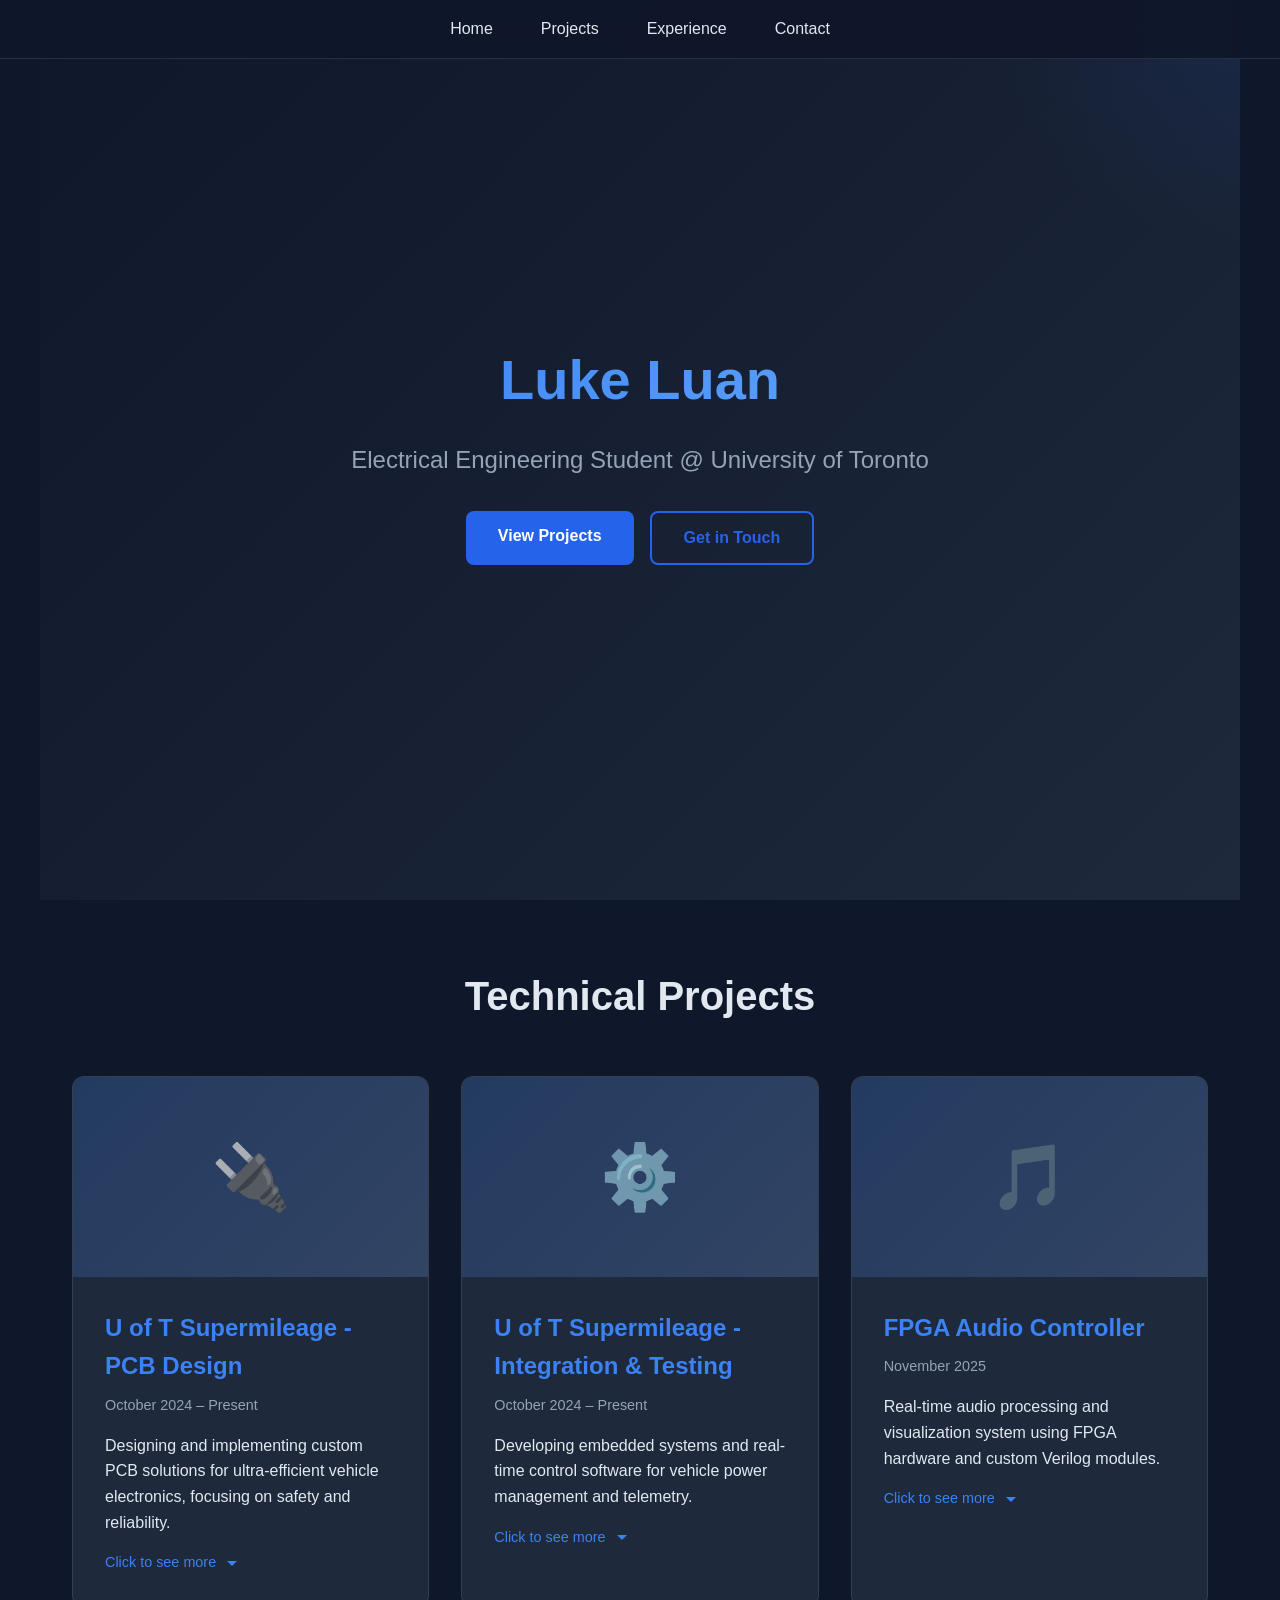
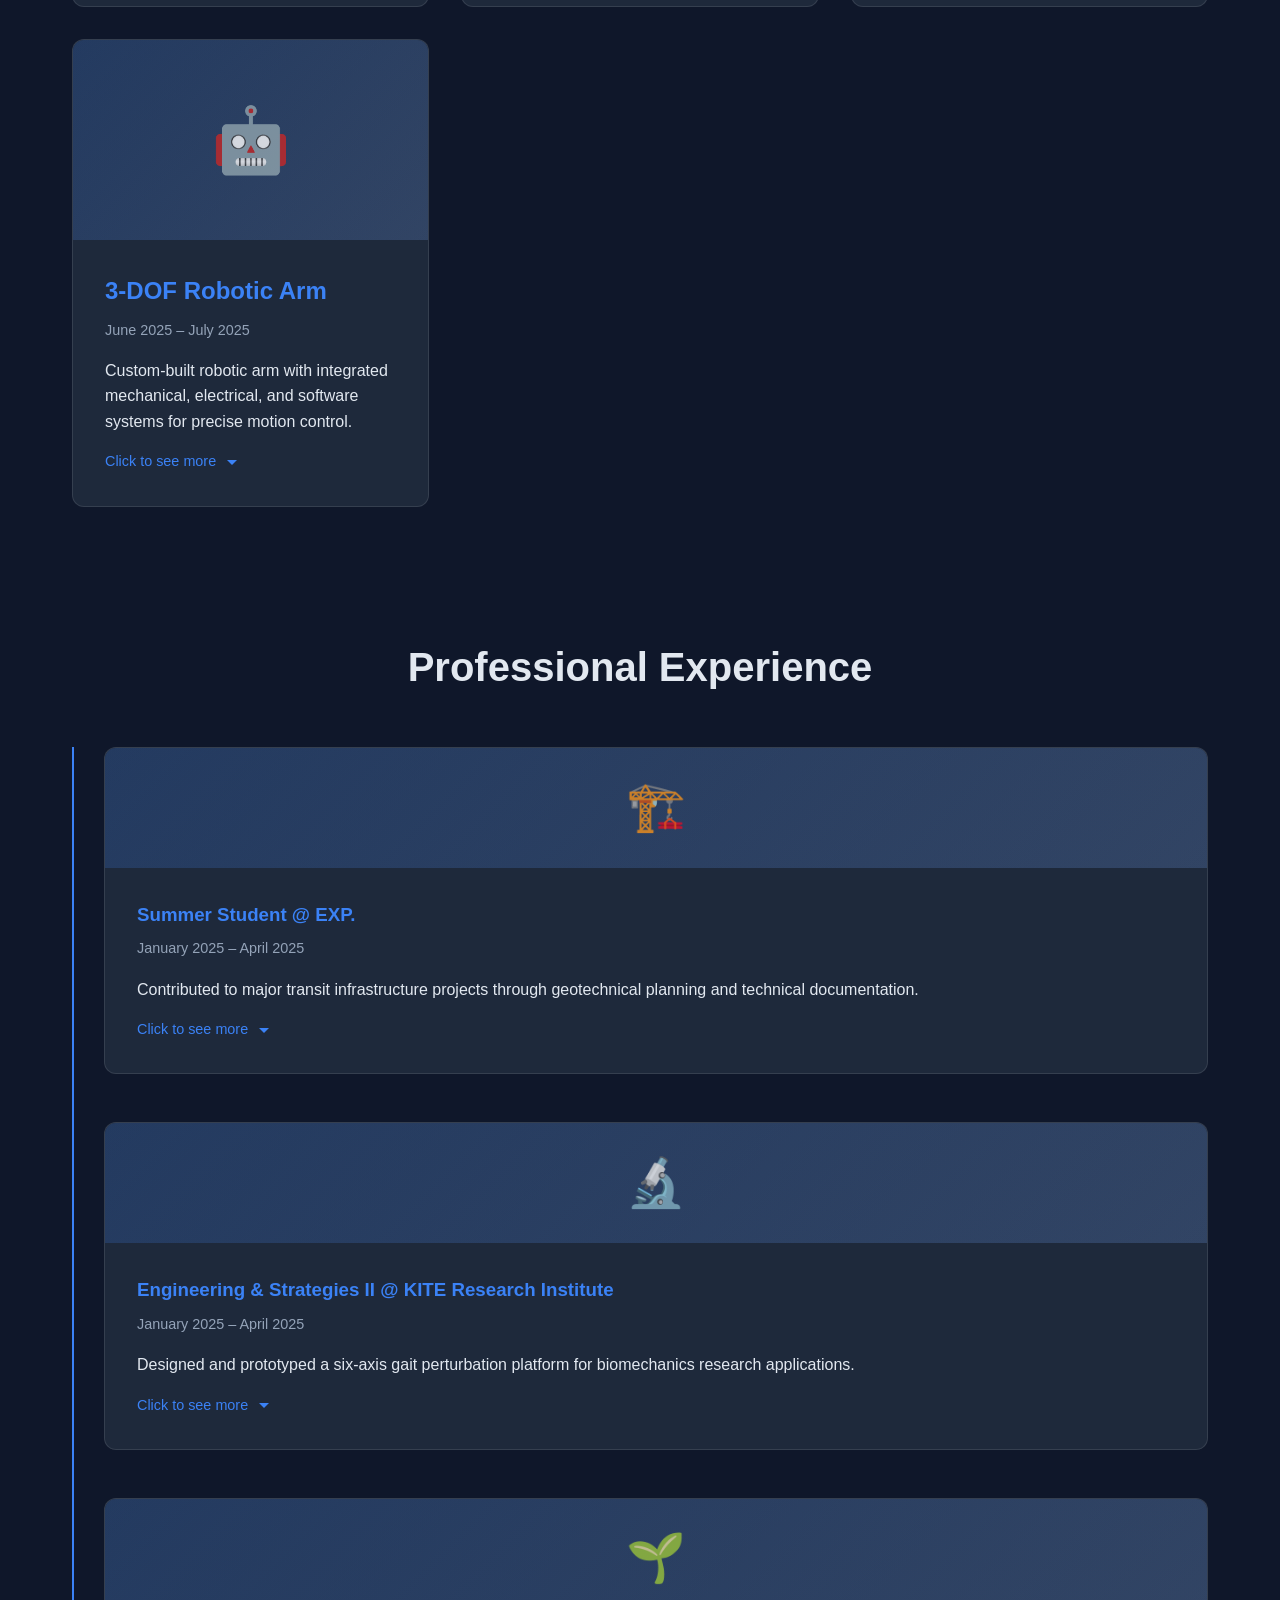
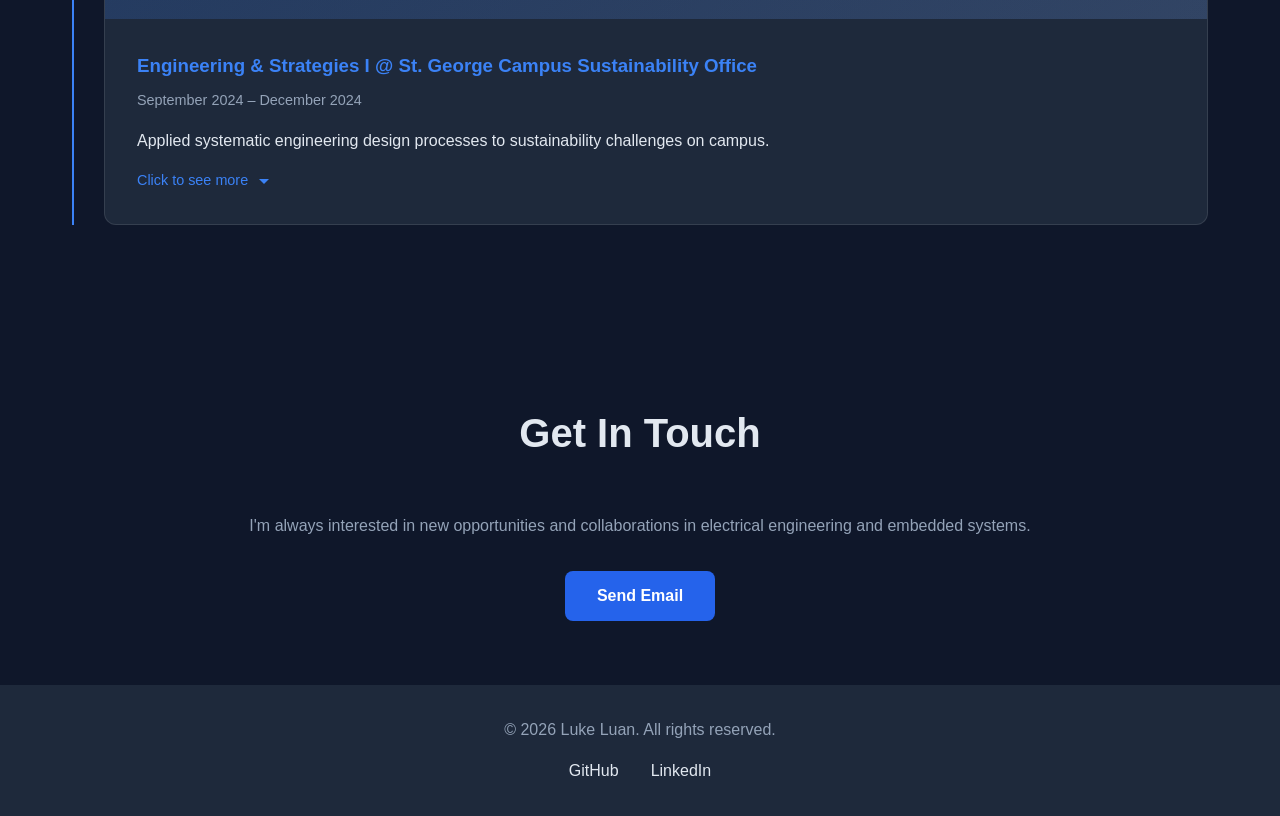
<file: index.html>
<!DOCTYPE html>
<html lang="en">
<head>
    <meta charset="UTF-8">
    <meta name="viewport" content="width=device-width, initial-scale=1.0">
    <title>Luke Luan - Engineering Portfolio</title>
    <style>
* {
    margin: 0;
    padding: 0;
    box-sizing: border-box;
}

:root {
    --primary: #2563eb;
    --primary-dark: #1e40af;
    --bg-dark: #0f172a;
    --bg-card: #1e293b;
    --text: #e2e8f0;
    --text-muted: #94a3b8;
    --accent: #3b82f6;
}

body {
    font-family: -apple-system, BlinkMacSystemFont, 'Segoe UI', Roboto, Oxygen, Ubuntu, Cantarell, sans-serif;
    background: var(--bg-dark);
    color: var(--text);
    line-height: 1.6;
}

nav {
    position: fixed;
    top: 0;
    width: 100%;
    background: rgba(15, 23, 42, 0.95);
    backdrop-filter: blur(10px);
    z-index: 1000;
    border-bottom: 1px solid rgba(255, 255, 255, 0.1);
}

nav ul {
    display: flex;
    justify-content: center;
    list-style: none;
    padding: 1rem;
    max-width: 1200px;
    margin: 0 auto;
}

nav a {
    color: var(--text);
    text-decoration: none;
    padding: 0.5rem 1.5rem;
    transition: color 0.3s;
}

nav a:hover {
    color: var(--accent);
}

.hero {
    min-height: 100vh;
    display: flex;
    align-items: center;
    justify-content: center;
    text-align: center;
    padding: 2rem;
    background: linear-gradient(135deg, #0f172a 0%, #1e293b 100%);
    position: relative;
    overflow: hidden;
}

.hero::before {
    content: '';
    position: absolute;
    width: 500px;
    height: 500px;
    background: radial-gradient(circle, rgba(37, 99, 235, 0.1) 0%, transparent 70%);
    top: -250px;
    right: -250px;
}

.hero-content {
    position: relative;
    z-index: 1;
}

h1 {
    font-size: 3.5rem;
    margin-bottom: 1rem;
    background: linear-gradient(135deg, #3b82f6 0%, #60a5fa 100%);
    -webkit-background-clip: text;
    -webkit-text-fill-color: transparent;
    background-clip: text;
}

.subtitle {
    font-size: 1.5rem;
    color: var(--text-muted);
    margin-bottom: 2rem;
}

.cta-buttons {
    display: flex;
    gap: 1rem;
    justify-content: center;
    flex-wrap: wrap;
}

.btn {
    padding: 0.75rem 2rem;
    border-radius: 8px;
    text-decoration: none;
    font-weight: 600;
    transition: all 0.3s;
    display: inline-block;
}

.btn-primary {
    background: var(--primary);
    color: white;
}

.btn-primary:hover {
    background: var(--primary-dark);
    transform: translateY(-2px);
    box-shadow: 0 10px 20px rgba(37, 99, 235, 0.3);
}

.btn-secondary {
    border: 2px solid var(--primary);
    color: var(--primary);
}

.btn-secondary:hover {
    background: var(--primary);
    color: white;
    transform: translateY(-2px);
}

section {
    max-width: 1200px;
    margin: 0 auto;
    padding: 4rem 2rem;
}

h2 {
    font-size: 2.5rem;
    margin-bottom: 3rem;
    text-align: center;
}

.projects-grid {
    display: grid;
    grid-template-columns: repeat(auto-fit, minmax(350px, 1fr));
    gap: 2rem;
}

.project-card {
    background: var(--bg-card);
    border-radius: 12px;
    overflow: hidden;
    transition: transform 0.3s, box-shadow 0.3s;
    border: 1px solid rgba(255, 255, 255, 0.1);
    cursor: pointer;
}

.project-card:hover {
    transform: translateY(-5px);
    box-shadow: 0 20px 40px rgba(0, 0, 0, 0.3);
    border-color: var(--accent);
}

.project-header {
    position: relative;
    height: 200px;
    background: linear-gradient(135deg, #1e293b 0%, #334155 100%);
    overflow: hidden;
}

.project-header::before {
    content: '';
    position: absolute;
    inset: 0;
    background: linear-gradient(135deg, rgba(59, 130, 246, 0.2) 0%, rgba(37, 99, 235, 0.1) 100%);
}

.project-header-content {
    position: relative;
    z-index: 1;
    height: 100%;
    display: flex;
    align-items: center;
    justify-content: center;
    padding: 2rem;
}

.project-icon {
    font-size: 4rem;
    opacity: 0.8;
}

.project-content {
    padding: 2rem;
}

.project-title {
    color: var(--accent);
    margin-bottom: 0.5rem;
    font-size: 1.5rem;
}

.project-date {
    color: var(--text-muted);
    font-size: 0.9rem;
    margin-bottom: 1rem;
}

.project-summary {
    color: var(--text);
    margin-bottom: 1rem;
    line-height: 1.6;
}

.expand-indicator {
    color: var(--accent);
    font-size: 0.9rem;
    display: flex;
    align-items: center;
    gap: 0.5rem;
    margin-top: 1rem;
}

.expand-indicator svg {
    transition: transform 0.3s;
}

.project-card.expanded .expand-indicator svg {
    transform: rotate(180deg);
}

.project-details {
    max-height: 0;
    overflow: hidden;
    transition: max-height 0.5s ease;
}

.project-card.expanded .project-details {
    max-height: 2000px;
}

.project-details-content {
    padding-top: 1rem;
    border-top: 1px solid rgba(255, 255, 255, 0.1);
}

.project-details ul {
    list-style: none;
    margin: 1rem 0;
}

.project-details li {
    padding-left: 1.5rem;
    margin-bottom: 0.75rem;
    position: relative;
}

.project-details li::before {
    content: '▹';
    position: absolute;
    left: 0;
    color: var(--accent);
}

.project-images {
    display: grid;
    grid-template-columns: repeat(auto-fit, minmax(200px, 1fr));
    gap: 1rem;
    margin-top: 1.5rem;
}

.project-image {
    width: 100%;
    height: 150px;
    background: #334155;
    border-radius: 8px;
    display: flex;
    align-items: center;
    justify-content: center;
    color: var(--text-muted);
    font-size: 0.9rem;
}

.experience-timeline {
    position: relative;
    padding-left: 2rem;
}

.experience-timeline::before {
    content: '';
    position: absolute;
    left: 0;
    top: 0;
    bottom: 0;
    width: 2px;
    background: var(--accent);
}

.experience-item {
    margin-bottom: 3rem;
    position: relative;
    background: var(--bg-card);
    padding: 0;
    border-radius: 12px;
    border: 1px solid rgba(255, 255, 255, 0.1);
    overflow: hidden;
    cursor: pointer;
    transition: transform 0.3s, box-shadow 0.3s;
}

.experience-item .project-details {
    max-height: 0;
    overflow: hidden;
    transition: max-height 0.5s ease;
}

.experience-item.expanded .project-details {
    max-height: 2000px;
}

.experience-item:hover {
    transform: translateY(-5px);
    box-shadow: 0 20px 40px rgba(0, 0, 0, 0.3);
    border-color: var(--accent);
}

.experience-header {
    position: relative;
    height: 120px;
    background: linear-gradient(135deg, #1e293b 0%, #334155 100%);
    overflow: hidden;
}

.experience-header::before {
    content: '';
    position: absolute;
    inset: 0;
    background: linear-gradient(135deg, rgba(59, 130, 246, 0.2) 0%, rgba(37, 99, 235, 0.1) 100%);
}

.experience-icon {
    position: relative;
    z-index: 1;
    height: 100%;
    display: flex;
    align-items: center;
    justify-content: center;
    font-size: 3rem;
    opacity: 0.8;
}

.experience-content {
    padding: 2rem;
}

.experience-item.expanded .expand-indicator svg {
    transform: rotate(180deg);
}

.experience-item::before {
    content: '';
    position: absolute;
    left: -2.5rem;
    top: 4rem;
    width: 12px;
    height: 12px;
    border-radius: 50%;
    background: var(--accent);
    border: 3px solid var(--bg-dark);
}

.experience-item h3 {
    color: var(--accent);
    margin-bottom: 0.5rem;
}

footer {
    text-align: center;
    padding: 2rem;
    background: var(--bg-card);
    color: var(--text-muted);
}

.social-links {
    display: flex;
    justify-content: center;
    gap: 2rem;
    margin-top: 1rem;
}

.social-links a {
    color: var(--text);
    text-decoration: none;
    transition: color 0.3s;
}

.social-links a:hover {
    color: var(--accent);
}

@media (max-width: 768px) {
    h1 {
        font-size: 2.5rem;
    }

    .subtitle {
        font-size: 1.2rem;
    }

    .projects-grid {
        grid-template-columns: 1fr;
    }
}
    </style>
</head>
<body>
    <nav>
        <ul>
            <li><a href="#home">Home</a></li>
            <li><a href="#projects">Projects</a></li>
            <li><a href="#experience">Experience</a></li>
            <li><a href="#contact">Contact</a></li>
        </ul>
    </nav>

    <section id="home" class="hero">
        <div class="hero-content">
            <h1>Luke Luan</h1>
            <p class="subtitle">Electrical Engineering Student @ University of Toronto</p>
            <div class="cta-buttons">
                <a href="#projects" class="btn btn-primary">View Projects</a>
                <a href="#contact" class="btn btn-secondary">Get in Touch</a>
            </div>
        </div>
    </section>

    <section id="projects">
        <h2>Technical Projects</h2>
        <div class="projects-grid">
            
            <div class="project-card" onclick="toggleProject(this)">
                <div class="project-header">
                    <div class="project-header-content">
                        <div class="project-icon">🔌</div>
                    </div>
                </div>
                <div class="project-content">
                    <h3 class="project-title">U of T Supermileage - PCB Design</h3>
                    <p class="project-date">October 2024 – Present</p>
                    <p class="project-summary">Designing and implementing custom PCB solutions for ultra-efficient vehicle electronics, focusing on safety and reliability.</p>
                    <div class="expand-indicator">
                        <span>Click to see more</span>
                        <svg width="16" height="16" viewBox="0 0 16 16" fill="currentColor">
                            <path d="M8 11L3 6h10l-5 5z"/>
                        </svg>
                    </div>
                    <div class="project-details">
                        <div class="project-details-content">
                            <ul>
                                <li>Created modular PCB designs using Altium with clear subsystem separation</li>
                                <li>Redesigned H₂ safety sensor PCB for improved signal reliability and fault detection</li>
                                <li>Soldered surface-mount and through-hole components for reliable circuit performance</li>
                                <li>Designed protective PCB housings in SolidWorks for vehicle chassis integration</li>
                            </ul>
                            <div class="project-images">
                                <div class="project-image">PCB Layout</div>
                                <div class="project-image">Safety Sensor</div>
                                <div class="project-image">Housing Design</div>
                            </div>
                        </div>
                    </div>
                </div>
            </div>

            <div class="project-card" onclick="toggleProject(this)">
                <div class="project-header">
                    <div class="project-header-content">
                        <div class="project-icon">⚙️</div>
                    </div>
                </div>
                <div class="project-content">
                    <h3 class="project-title">U of T Supermileage - Integration & Testing</h3>
                    <p class="project-date">October 2024 – Present</p>
                    <p class="project-summary">Developing embedded systems and real-time control software for vehicle power management and telemetry.</p>
                    <div class="expand-indicator">
                        <span>Click to see more</span>
                        <svg width="16" height="16" viewBox="0 0 16 16" fill="currentColor">
                            <path d="M8 11L3 6h10l-5 5z"/>
                        </svg>
                    </div>
                    <div class="project-details">
                        <div class="project-details-content">
                            <ul>
                                <li>Integrated replica Eco-Marathon joulemeter PCB for power usage measurement</li>
                                <li>Developed C++ modules for vehicle lighting system control</li>
                                <li>Redesigning CANbus communication for enhanced reliability and real-time control</li>
                                <li>Implementing RTOS systems for coordinated sensor and telemetry management</li>
                                <li>Optimizing front controller iteration #2 for maximum power efficiency</li>
                            </ul>
                            <div class="project-images">
                                <div class="project-image">Joulemeter</div>
                                <div class="project-image">CANbus System</div>
                                <div class="project-image">Controller Board</div>
                            </div>
                        </div>
                    </div>
                </div>
            </div>

            <div class="project-card" onclick="toggleProject(this)">
                <div class="project-header">
                    <div class="project-header-content">
                        <div class="project-icon">🎵</div>
                    </div>
                </div>
                <div class="project-content">
                    <h3 class="project-title">FPGA Audio Controller</h3>
                    <p class="project-date">November 2025</p>
                    <p class="project-summary">Real-time audio processing and visualization system using FPGA hardware and custom Verilog modules.</p>
                    <div class="expand-indicator">
                        <span>Click to see more</span>
                        <svg width="16" height="16" viewBox="0 0 16 16" fill="currentColor">
                            <path d="M8 11L3 6h10l-5 5z"/>
                        </svg>
                    </div>
                    <div class="project-details">
                        <div class="project-details-content">
                            <ul>
                                <li>Built real-time audio distortion module on DE1-SoC FPGA with nonlinear techniques</li>
                                <li>Designed FSM-driven VGA controller for real-time distortion visualization</li>
                                <li>Implemented bit-shifting amplitude control for varying distortion levels</li>
                                <li>Created ModelSim testbenches to validate distortion behavior</li>
                            </ul>
                            <div class="project-images">
                                <div class="project-image">FPGA Board</div>
                                <div class="project-image">VGA Display</div>
                                <div class="project-image">Waveform Analysis</div>
                            </div>
                        </div>
                    </div>
                </div>
            </div>

            <div class="project-card" onclick="toggleProject(this)">
                <div class="project-header">
                    <div class="project-header-content">
                        <div class="project-icon">🤖</div>
                    </div>
                </div>
                <div class="project-content">
                    <h3 class="project-title">3-DOF Robotic Arm</h3>
                    <p class="project-date">June 2025 – July 2025</p>
                    <p class="project-summary">Custom-built robotic arm with integrated mechanical, electrical, and software systems for precise motion control.</p>
                    <div class="expand-indicator">
                        <span>Click to see more</span>
                        <svg width="16" height="16" viewBox="0 0 16 16" fill="currentColor">
                            <path d="M8 11L3 6h10l-5 5z"/>
                        </svg>
                    </div>
                    <div class="project-details">
                        <div class="project-details-content">
                            <ul>
                                <li>Designed 3-DOF robotic arm with claw integrating mechanical, electrical, and software systems</li>
                                <li>Developed 3D printable components using SolidWorks</li>
                                <li>Implemented FreeRTOS-based task scheduling at 20 ms intervals</li>
                                <li>Applied inverse kinematics for smooth multi-axis motion control</li>
                                <li>Created real-time serial communication with Python GUI</li>
                            </ul>
                            <div class="project-images">
                                <div class="project-image">Robotic Arm</div>
                                <div class="project-image">CAD Model</div>
                                <div class="project-image">Control GUI</div>
                            </div>
                        </div>
                    </div>
                </div>
            </div>

        </div>
    </section>

    <section id="experience">
        <h2>Professional Experience</h2>
        <div class="experience-timeline">
            <div class="experience-item" onclick="toggleExperience(this)">
                <div class="experience-header">
                    <div class="experience-icon">🏗️</div>
                </div>
                <div class="experience-content">
                    <h3>Summer Student @ EXP.</h3>
                    <p class="project-date">January 2025 – April 2025</p>
                    <p class="project-summary">Contributed to major transit infrastructure projects through geotechnical planning and technical documentation.</p>
                    <div class="expand-indicator">
                        <span>Click to see more</span>
                        <svg width="16" height="16" viewBox="0 0 16 16" fill="currentColor">
                            <path d="M8 11L3 6h10l-5 5z"/>
                        </svg>
                    </div>
                    <div class="project-details">
                        <div class="project-details-content">
                            <ul>
                                <li>Delivered geotechnical site plans in AutoCAD and Civil 3D for major transit projects</li>
                                <li>Collaborated on Yonge North Subway Extension drawing packages with 2,000+ instrumentation points</li>
                                <li>Managed large datasets and produced client-ready reports using Excel, Word, PowerPoint, and BlueBeam Revu</li>
                            </ul>
                            <div class="project-images">
                                <div class="project-image">Site Plans</div>
                                <div class="project-image">AutoCAD Work</div>
                                <div class="project-image">Technical Reports</div>
                            </div>
                        </div>
                    </div>
                </div>
            </div>

            <div class="experience-item" onclick="toggleExperience(this)">
                <div class="experience-header">
                    <div class="experience-icon">🔬</div>
                </div>
                <div class="experience-content">
                    <h3>Engineering & Strategies II @ KITE Research Institute</h3>
                    <p class="project-date">January 2025 – April 2025</p>
                    <p class="project-summary">Designed and prototyped a six-axis gait perturbation platform for biomechanics research applications.</p>
                    <div class="expand-indicator">
                        <span>Click to see more</span>
                        <svg width="16" height="16" viewBox="0 0 16 16" fill="currentColor">
                            <path d="M8 11L3 6h10l-5 5z"/>
                        </svg>
                    </div>
                    <div class="project-details">
                        <div class="project-details-content">
                            <ul>
                                <li>Designed six-axis actuated gait perturbation platform (1200 N load, 500 mm/s speed)</li>
                                <li>Developed control schematics and software flow diagrams for actuator logic</li>
                                <li>Conducted actuator selection and cost analysis for technical and economic feasibility</li>
                                <li>Created scaled physical prototype demonstrating platform capabilities</li>
                            </ul>
                            <div class="project-images">
                                <div class="project-image">Platform Design</div>
                                <div class="project-image">Control System</div>
                                <div class="project-image">Prototype</div>
                            </div>
                        </div>
                    </div>
                </div>
            </div>

            <div class="experience-item" onclick="toggleExperience(this)">
                <div class="experience-header">
                    <div class="experience-icon">🌱</div>
                </div>
                <div class="experience-content">
                    <h3>Engineering & Strategies I @ St. George Campus Sustainability Office</h3>
                    <p class="project-date">September 2024 – December 2024</p>
                    <p class="project-summary">Applied systematic engineering design processes to sustainability challenges on campus.</p>
                    <div class="expand-indicator">
                        <span>Click to see more</span>
                        <svg width="16" height="16" viewBox="0 0 16 16" fill="currentColor">
                            <path d="M8 11L3 6h10l-5 5z"/>
                        </svg>
                    </div>
                    <div class="project-details">
                        <div class="project-details-content">
                            <ul>
                                <li>Applied engineering design process from problem definition to conceptual solution</li>
                                <li>Utilized Gantt charts for project management and workflow optimization</li>
                                <li>Created technical reports and design documentation</li>
                                <li>Performed stakeholder and constraint analysis</li>
                            </ul>
                            <div class="project-images">
                                <div class="project-image">Design Process</div>
                                <div class="project-image">Documentation</div>
                                <div class="project-image">Analysis Work</div>
                            </div>
                        </div>
                    </div>
                </div>
            </div>
        </div>
    </section>

    <section id="contact">
        <h2>Get In Touch</h2>
        <p style="text-align: center; color: var(--text-muted); margin-bottom: 2rem;">
            I'm always interested in new opportunities and collaborations in electrical engineering and embedded systems.
        </p>
        <div style="text-align: center;">
            <a href="mailto:your.email@mail.utoronto.ca" class="btn btn-primary">Send Email</a>
        </div>
    </section>

    <footer>
        <p>&copy; 2026 Luke Luan. All rights reserved.</p>
        <div class="social-links">
            <a href="https://github.com/yourusername" target="_blank">GitHub</a>
            <a href="https://linkedin.com/in/yourprofile" target="_blank">LinkedIn</a>
        </div>
    </footer>

    <script>
function toggleProject(card) {
    card.classList.toggle('expanded');
}

function toggleExperience(card) {
    card.classList.toggle('expanded');
}

// Smooth scrolling for navigation links
document.querySelectorAll('a[href^="#"]').forEach(anchor => {
    anchor.addEventListener('click', function (e) {
        e.preventDefault();
        const target = document.querySelector(this.getAttribute('href'));
        if (target) {
            target.scrollIntoView({ behavior: 'smooth', block: 'start' });
        }
    });
});

// Add fade-in animation on scroll
const observerOptions = {
    threshold: 0.1,
    rootMargin: '0px 0px -100px 0px'
};

const observer = new IntersectionObserver((entries) => {
    entries.forEach(entry => {
        if (entry.isIntersecting) {
            entry.target.style.opacity = '1';
            entry.target.style.transform = 'translateY(0)';
        }
    });
}, observerOptions);

// Observe project cards and experience items for animation
document.querySelectorAll('.project-card, .experience-item').forEach(el => {
    el.style.opacity = '0';
    el.style.transform = 'translateY(20px)';
    el.style.transition = 'opacity 0.6s ease, transform 0.6s ease';
    observer.observe(el);
});
    </script>
</body>
</html>
</file>
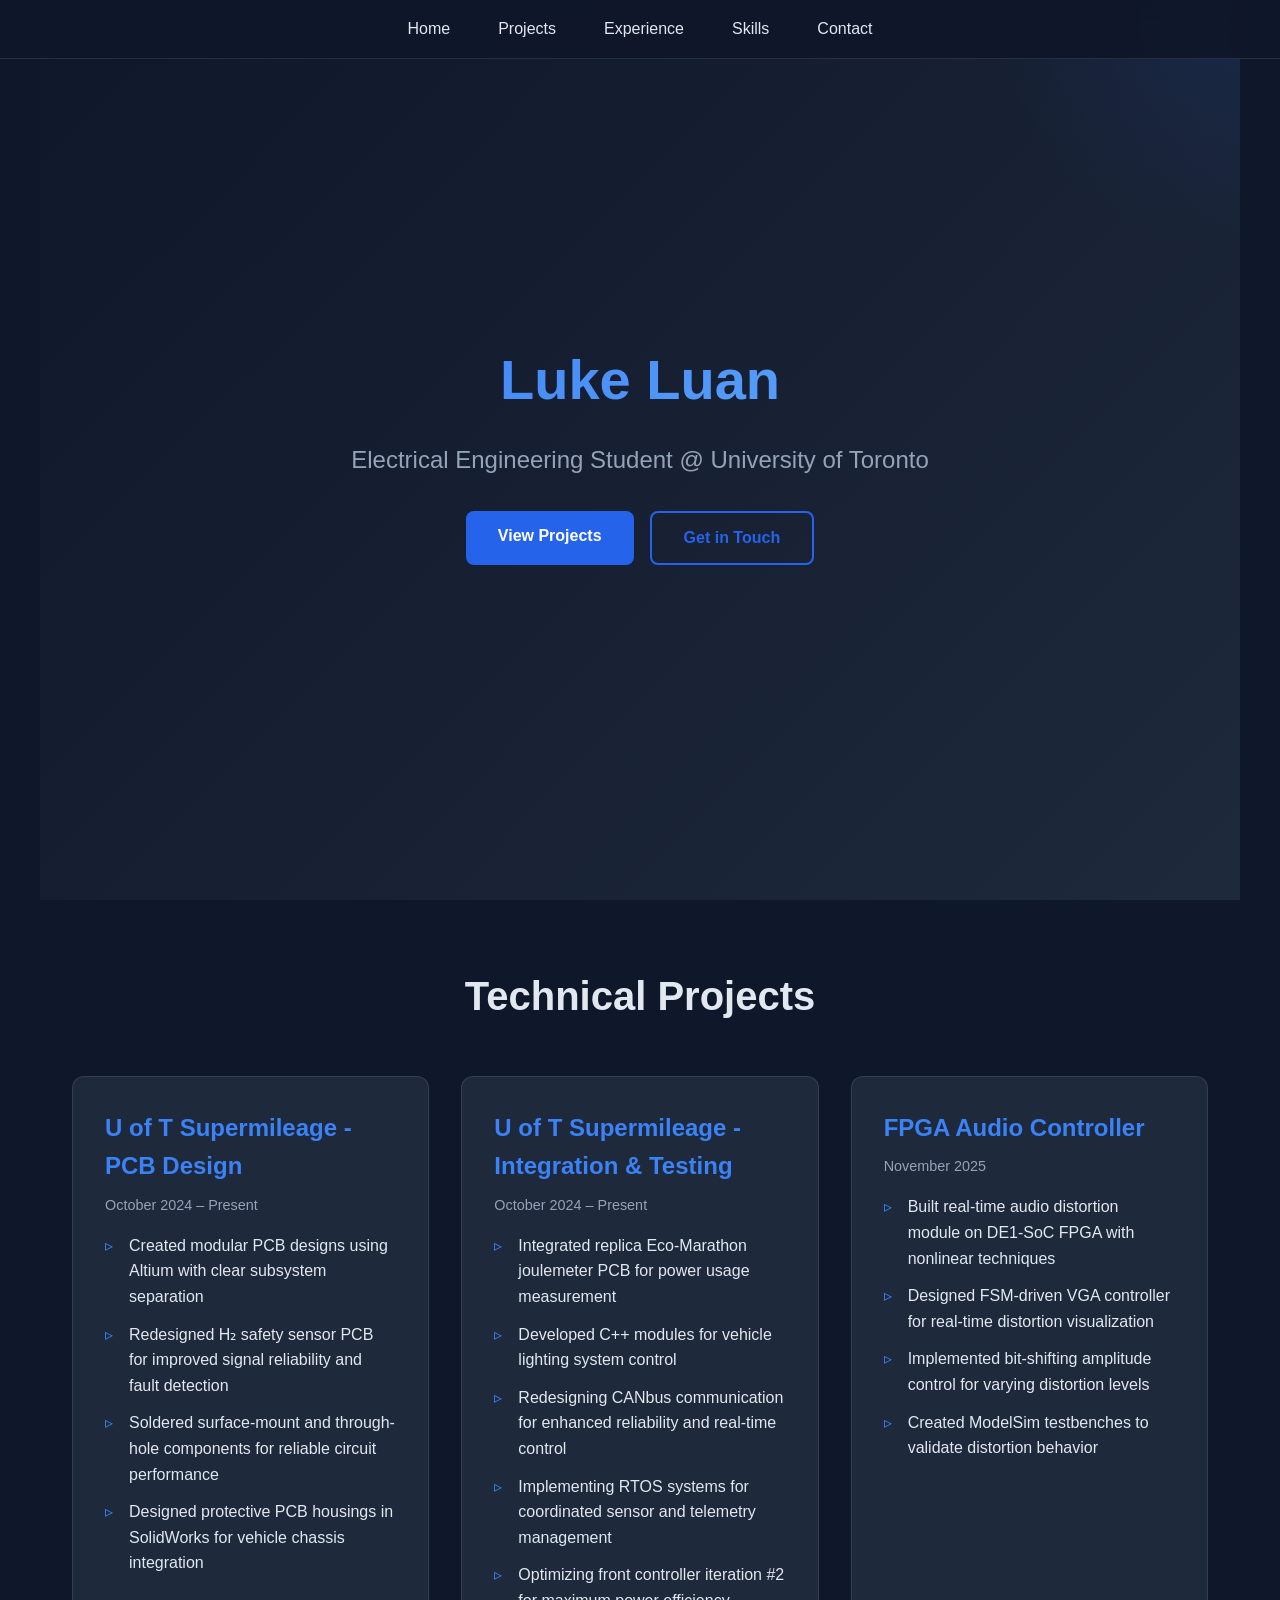
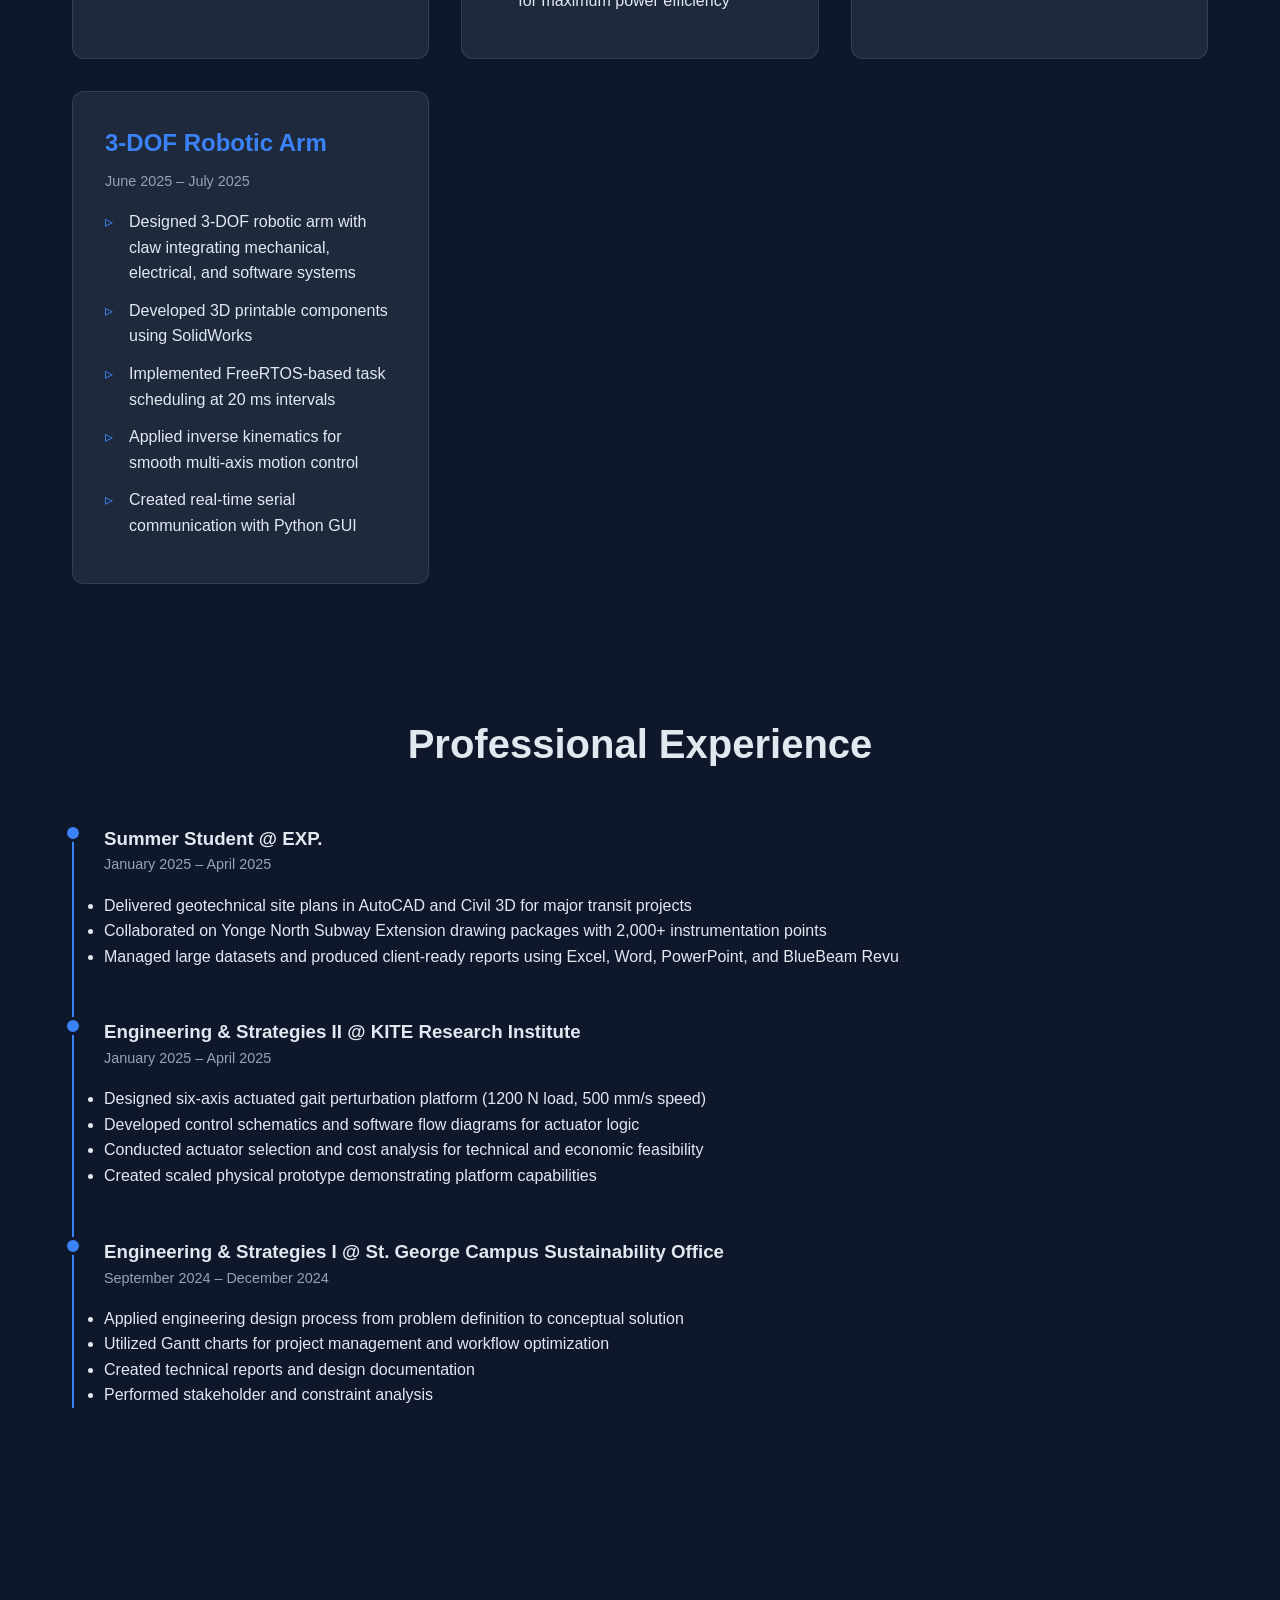
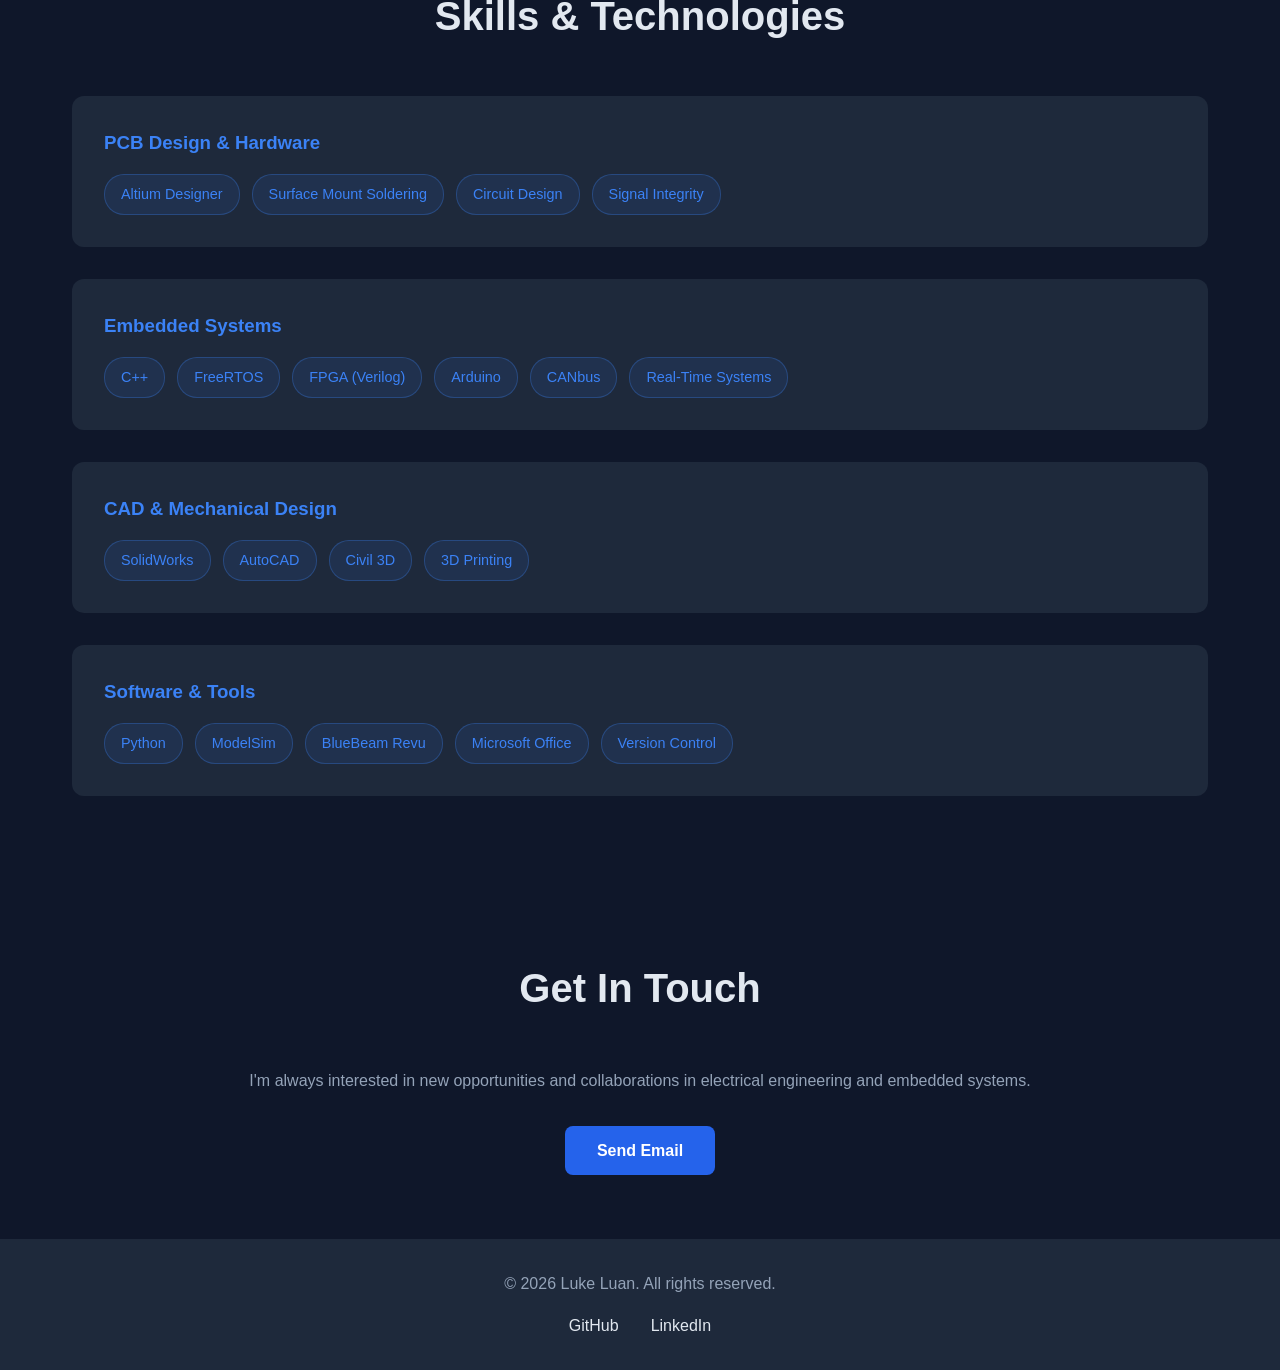
<file: portfolio_website.html>
<!DOCTYPE html>
<html lang="en">
<head>
    <meta charset="UTF-8">
    <meta name="viewport" content="width=device-width, initial-scale=1.0">
    <title>Luke Luan - Engineering Portfolio</title>
    <link rel="stylesheet" href="styles.css">
</head>
<body>
    <nav>
        <ul>
            <li><a href="#home">Home</a></li>
            <li><a href="#projects">Projects</a></li>
            <li><a href="#experience">Experience</a></li>
            <li><a href="#skills">Skills</a></li>
            <li><a href="#contact">Contact</a></li>
        </ul>
    </nav>

    <section id="home" class="hero">
        <div class="hero-content">
            <h1>Luke Luan</h1>
            <p class="subtitle">Electrical Engineering Student @ University of Toronto</p>
            <div class="cta-buttons">
                <a href="#projects" class="btn btn-primary">View Projects</a>
                <a href="#contact" class="btn btn-secondary">Get in Touch</a>
            </div>
        </div>
    </section>

    <section id="projects">
        <h2>Technical Projects</h2>
        <div class="projects-grid">
            <div class="project-card">
                <h3>U of T Supermileage - PCB Design</h3>
                <p class="project-date">October 2024 – Present</p>
                <ul>
                    <li>Created modular PCB designs using Altium with clear subsystem separation</li>
                    <li>Redesigned H₂ safety sensor PCB for improved signal reliability and fault detection</li>
                    <li>Soldered surface-mount and through-hole components for reliable circuit performance</li>
                    <li>Designed protective PCB housings in SolidWorks for vehicle chassis integration</li>
                </ul>
            </div>

            <div class="project-card">
                <h3>U of T Supermileage - Integration & Testing</h3>
                <p class="project-date">October 2024 – Present</p>
                <ul>
                    <li>Integrated replica Eco-Marathon joulemeter PCB for power usage measurement</li>
                    <li>Developed C++ modules for vehicle lighting system control</li>
                    <li>Redesigning CANbus communication for enhanced reliability and real-time control</li>
                    <li>Implementing RTOS systems for coordinated sensor and telemetry management</li>
                    <li>Optimizing front controller iteration #2 for maximum power efficiency</li>
                </ul>
            </div>

            <div class="project-card">
                <h3>FPGA Audio Controller</h3>
                <p class="project-date">November 2025</p>
                <ul>
                    <li>Built real-time audio distortion module on DE1-SoC FPGA with nonlinear techniques</li>
                    <li>Designed FSM-driven VGA controller for real-time distortion visualization</li>
                    <li>Implemented bit-shifting amplitude control for varying distortion levels</li>
                    <li>Created ModelSim testbenches to validate distortion behavior</li>
                </ul>
            </div>

            <div class="project-card">
                <h3>3-DOF Robotic Arm</h3>
                <p class="project-date">June 2025 – July 2025</p>
                <ul>
                    <li>Designed 3-DOF robotic arm with claw integrating mechanical, electrical, and software systems</li>
                    <li>Developed 3D printable components using SolidWorks</li>
                    <li>Implemented FreeRTOS-based task scheduling at 20 ms intervals</li>
                    <li>Applied inverse kinematics for smooth multi-axis motion control</li>
                    <li>Created real-time serial communication with Python GUI</li>
                </ul>
            </div>
        </div>
    </section>

    <section id="experience">
        <h2>Professional Experience</h2>
        <div class="experience-timeline">
            <div class="experience-item">
                <h3>Summer Student @ EXP.</h3>
                <p class="project-date">January 2025 – April 2025</p>
                <ul>
                    <li>Delivered geotechnical site plans in AutoCAD and Civil 3D for major transit projects</li>
                    <li>Collaborated on Yonge North Subway Extension drawing packages with 2,000+ instrumentation points</li>
                    <li>Managed large datasets and produced client-ready reports using Excel, Word, PowerPoint, and BlueBeam Revu</li>
                </ul>
            </div>

            <div class="experience-item">
                <h3>Engineering & Strategies II @ KITE Research Institute</h3>
                <p class="project-date">January 2025 – April 2025</p>
                <ul>
                    <li>Designed six-axis actuated gait perturbation platform (1200 N load, 500 mm/s speed)</li>
                    <li>Developed control schematics and software flow diagrams for actuator logic</li>
                    <li>Conducted actuator selection and cost analysis for technical and economic feasibility</li>
                    <li>Created scaled physical prototype demonstrating platform capabilities</li>
                </ul>
            </div>

            <div class="experience-item">
                <h3>Engineering & Strategies I @ St. George Campus Sustainability Office</h3>
                <p class="project-date">September 2024 – December 2024</p>
                <ul>
                    <li>Applied engineering design process from problem definition to conceptual solution</li>
                    <li>Utilized Gantt charts for project management and workflow optimization</li>
                    <li>Created technical reports and design documentation</li>
                    <li>Performed stakeholder and constraint analysis</li>
                </ul>
            </div>
        </div>
    </section>

    <section id="skills">
        <h2>Skills & Technologies</h2>
        <div class="skills">
            <h3>PCB Design & Hardware</h3>
            <div class="skill-tags">
                <span class="tag">Altium Designer</span>
                <span class="tag">Surface Mount Soldering</span>
                <span class="tag">Circuit Design</span>
                <span class="tag">Signal Integrity</span>
            </div>
        </div>

        <div class="skills">
            <h3>Embedded Systems</h3>
            <div class="skill-tags">
                <span class="tag">C++</span>
                <span class="tag">FreeRTOS</span>
                <span class="tag">FPGA (Verilog)</span>
                <span class="tag">Arduino</span>
                <span class="tag">CANbus</span>
                <span class="tag">Real-Time Systems</span>
            </div>
        </div>

        <div class="skills">
            <h3>CAD & Mechanical Design</h3>
            <div class="skill-tags">
                <span class="tag">SolidWorks</span>
                <span class="tag">AutoCAD</span>
                <span class="tag">Civil 3D</span>
                <span class="tag">3D Printing</span>
            </div>
        </div>

        <div class="skills">
            <h3>Software & Tools</h3>
            <div class="skill-tags">
                <span class="tag">Python</span>
                <span class="tag">ModelSim</span>
                <span class="tag">BlueBeam Revu</span>
                <span class="tag">Microsoft Office</span>
                <span class="tag">Version Control</span>
            </div>
        </div>
    </section>

    <section id="contact">
        <h2>Get In Touch</h2>
        <p style="text-align: center; color: var(--text-muted); margin-bottom: 2rem;">
            I'm always interested in new opportunities and collaborations in electrical engineering and embedded systems.
        </p>
        <div style="text-align: center;">
            <a href="mailto:your.email@mail.utoronto.ca" class="btn btn-primary">Send Email</a>
        </div>
    </section>

    <footer>
        <p>&copy; 2026 Luke Luan. All rights reserved.</p>
        <div class="social-links">
            <a href="https://github.com/yourusername" target="_blank">GitHub</a>
            <a href="https://linkedin.com/in/yourprofile" target="_blank">LinkedIn</a>
        </div>
    </footer>

    <script src="script.js"></script>
</body>
</html>
</file>
<file: styles.css>
* {
    margin: 0;
    padding: 0;
    box-sizing: border-box;
}

:root {
    --primary: #2563eb;
    --primary-dark: #1e40af;
    --bg-dark: #0f172a;
    --bg-card: #1e293b;
    --text: #e2e8f0;
    --text-muted: #94a3b8;
    --accent: #3b82f6;
}

body {
    font-family: -apple-system, BlinkMacSystemFont, 'Segoe UI', Roboto, Oxygen, Ubuntu, Cantarell, sans-serif;
    background: var(--bg-dark);
    color: var(--text);
    line-height: 1.6;
}

nav {
    position: fixed;
    top: 0;
    width: 100%;
    background: rgba(15, 23, 42, 0.95);
    backdrop-filter: blur(10px);
    z-index: 1000;
    border-bottom: 1px solid rgba(255, 255, 255, 0.1);
}

nav ul {
    display: flex;
    justify-content: center;
    list-style: none;
    padding: 1rem;
    max-width: 1200px;
    margin: 0 auto;
}

nav a {
    color: var(--text);
    text-decoration: none;
    padding: 0.5rem 1.5rem;
    transition: color 0.3s;
}

nav a:hover {
    color: var(--accent);
}

.hero {
    min-height: 100vh;
    display: flex;
    align-items: center;
    justify-content: center;
    text-align: center;
    padding: 2rem;
    background: linear-gradient(135deg, #0f172a 0%, #1e293b 100%);
    position: relative;
    overflow: hidden;
}

.hero::before {
    content: '';
    position: absolute;
    width: 500px;
    height: 500px;
    background: radial-gradient(circle, rgba(37, 99, 235, 0.1) 0%, transparent 70%);
    top: -250px;
    right: -250px;
}

.hero-content {
    position: relative;
    z-index: 1;
}

h1 {
    font-size: 3.5rem;
    margin-bottom: 1rem;
    background: linear-gradient(135deg, #3b82f6 0%, #60a5fa 100%);
    -webkit-background-clip: text;
    -webkit-text-fill-color: transparent;
    background-clip: text;
}

.subtitle {
    font-size: 1.5rem;
    color: var(--text-muted);
    margin-bottom: 2rem;
}

.cta-buttons {
    display: flex;
    gap: 1rem;
    justify-content: center;
    flex-wrap: wrap;
}

.btn {
    padding: 0.75rem 2rem;
    border-radius: 8px;
    text-decoration: none;
    font-weight: 600;
    transition: all 0.3s;
    display: inline-block;
}

.btn-primary {
    background: var(--primary);
    color: white;
}

.btn-primary:hover {
    background: var(--primary-dark);
    transform: translateY(-2px);
    box-shadow: 0 10px 20px rgba(37, 99, 235, 0.3);
}

.btn-secondary {
    border: 2px solid var(--primary);
    color: var(--primary);
}

.btn-secondary:hover {
    background: var(--primary);
    color: white;
    transform: translateY(-2px);
}

section {
    max-width: 1200px;
    margin: 0 auto;
    padding: 4rem 2rem;
}

h2 {
    font-size: 2.5rem;
    margin-bottom: 3rem;
    text-align: center;
}

.projects-grid {
    display: grid;
    grid-template-columns: repeat(auto-fit, minmax(350px, 1fr));
    gap: 2rem;
}

.project-card {
    background: var(--bg-card);
    border-radius: 12px;
    padding: 2rem;
    transition: transform 0.3s, box-shadow 0.3s;
    border: 1px solid rgba(255, 255, 255, 0.1);
}

.project-card:hover {
    transform: translateY(-5px);
    box-shadow: 0 20px 40px rgba(0, 0, 0, 0.3);
    border-color: var(--accent);
}

.project-card h3 {
    color: var(--accent);
    margin-bottom: 0.5rem;
    font-size: 1.5rem;
}

.project-date {
    color: var(--text-muted);
    font-size: 0.9rem;
    margin-bottom: 1rem;
}

.project-card ul {
    list-style: none;
    margin-top: 1rem;
}

.project-card li {
    padding-left: 1.5rem;
    margin-bottom: 0.75rem;
    position: relative;
}

.project-card li::before {
    content: '▹';
    position: absolute;
    left: 0;
    color: var(--accent);
}

.skills {
    background: var(--bg-card);
    border-radius: 12px;
    padding: 2rem;
    margin-bottom: 2rem;
}

.skills h3 {
    color: var(--accent);
    margin-bottom: 1rem;
}

.skill-tags {
    display: flex;
    flex-wrap: wrap;
    gap: 0.75rem;
}

.tag {
    background: rgba(59, 130, 246, 0.1);
    color: var(--accent);
    padding: 0.5rem 1rem;
    border-radius: 20px;
    font-size: 0.9rem;
    border: 1px solid rgba(59, 130, 246, 0.3);
}

.experience-timeline {
    position: relative;
    padding-left: 2rem;
}

.experience-timeline::before {
    content: '';
    position: absolute;
    left: 0;
    top: 0;
    bottom: 0;
    width: 2px;
    background: var(--accent);
}

.experience-item {
    margin-bottom: 3rem;
    position: relative;
}

.experience-item::before {
    content: '';
    position: absolute;
    left: -2.5rem;
    top: 0;
    width: 12px;
    height: 12px;
    border-radius: 50%;
    background: var(--accent);
    border: 3px solid var(--bg-dark);
}

footer {
    text-align: center;
    padding: 2rem;
    background: var(--bg-card);
    color: var(--text-muted);
}

.social-links {
    display: flex;
    justify-content: center;
    gap: 2rem;
    margin-top: 1rem;
}

.social-links a {
    color: var(--text);
    text-decoration: none;
    transition: color 0.3s;
}

.social-links a:hover {
    color: var(--accent);
}

@media (max-width: 768px) {
    h1 {
        font-size: 2.5rem;
    }

    .subtitle {
        font-size: 1.2rem;
    }

    .projects-grid {
        grid-template-columns: 1fr;
    }
}
</file>
